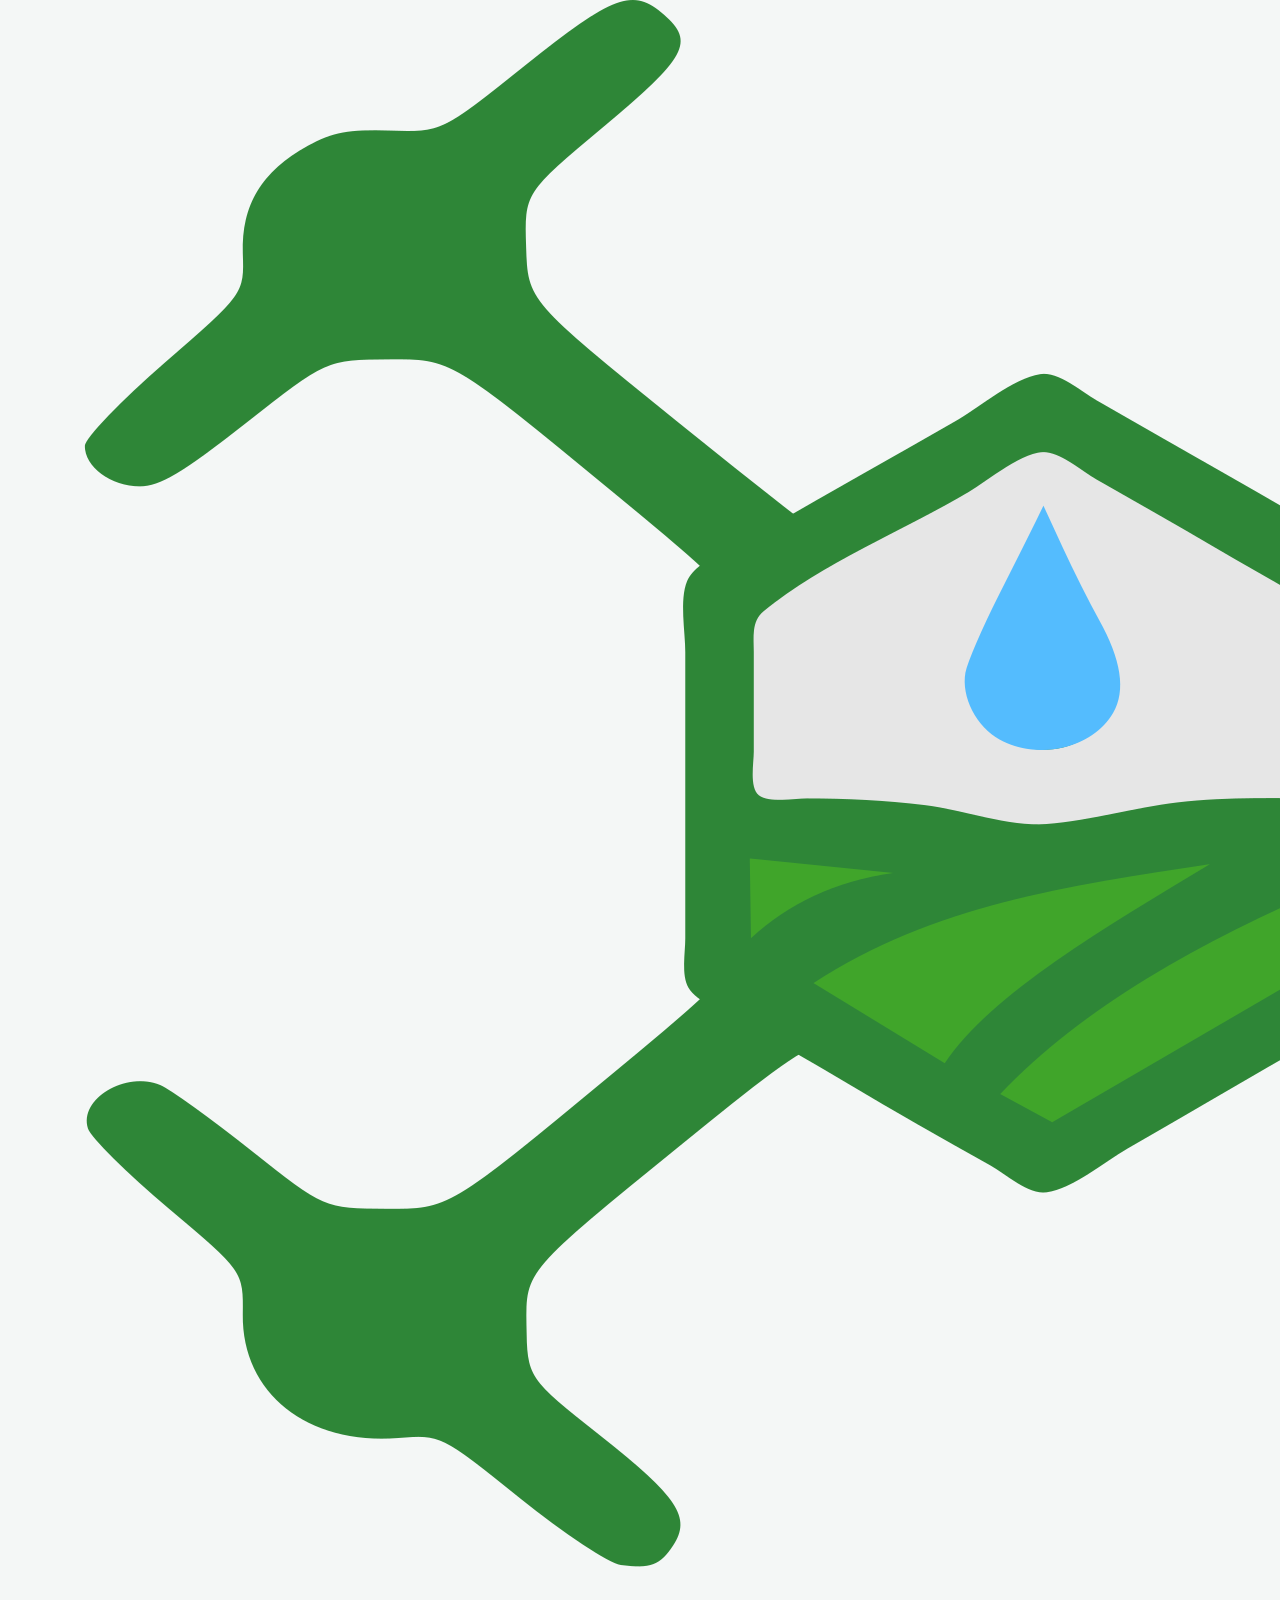
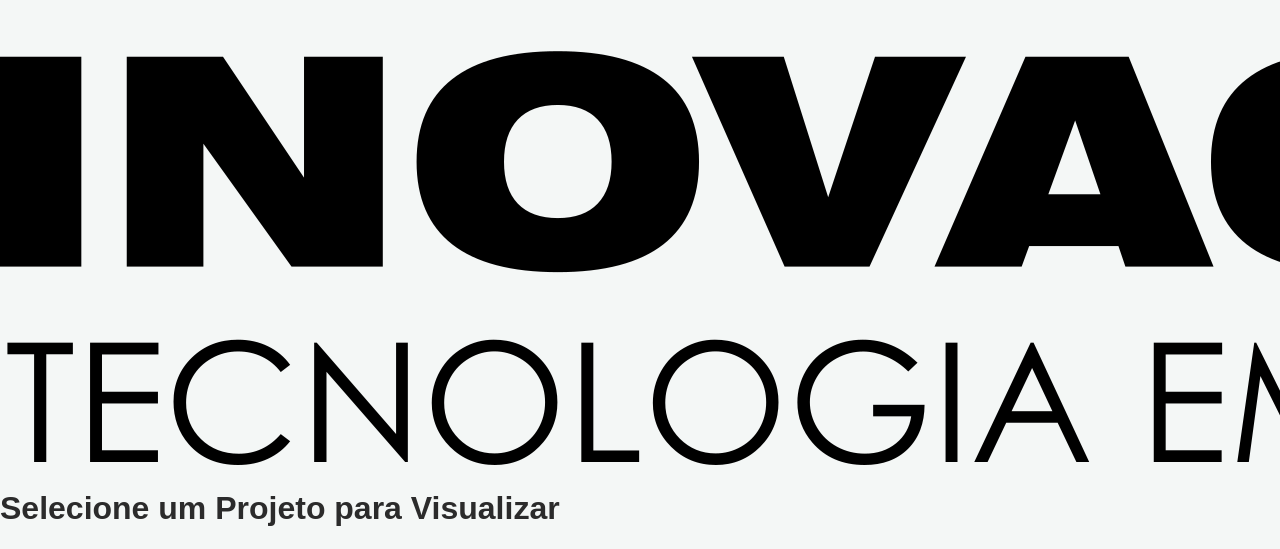
<file: index.html>
<!DOCTYPE html>
<html lang="pt-br">
<head>
    <meta charset="UTF-8">
    <meta name="viewport" content="width=device-width, initial-scale=1.0">

    <meta http-equiv="Cache-Control" content="no-cache, no-store, must-revalidate">
    <meta http-equiv="Pragma" content="no-cache">
    <meta http-equiv="Expires" content="0">

    <title>Inovagro 3D</title>

    <link rel="stylesheet" href="css/index.css">
</head>
<body>

    <div id="logo-container">
        <img src="logo_inovagro.png" alt="Logo do Projeto" id="logo-principal">
    </div>

    <h1>Selecione um Projeto para Visualizar</h1>

    <ul id="lista-projetos"></ul>

    <script type="module" src="js/index.js"></script>
</body>
</html>
</file>
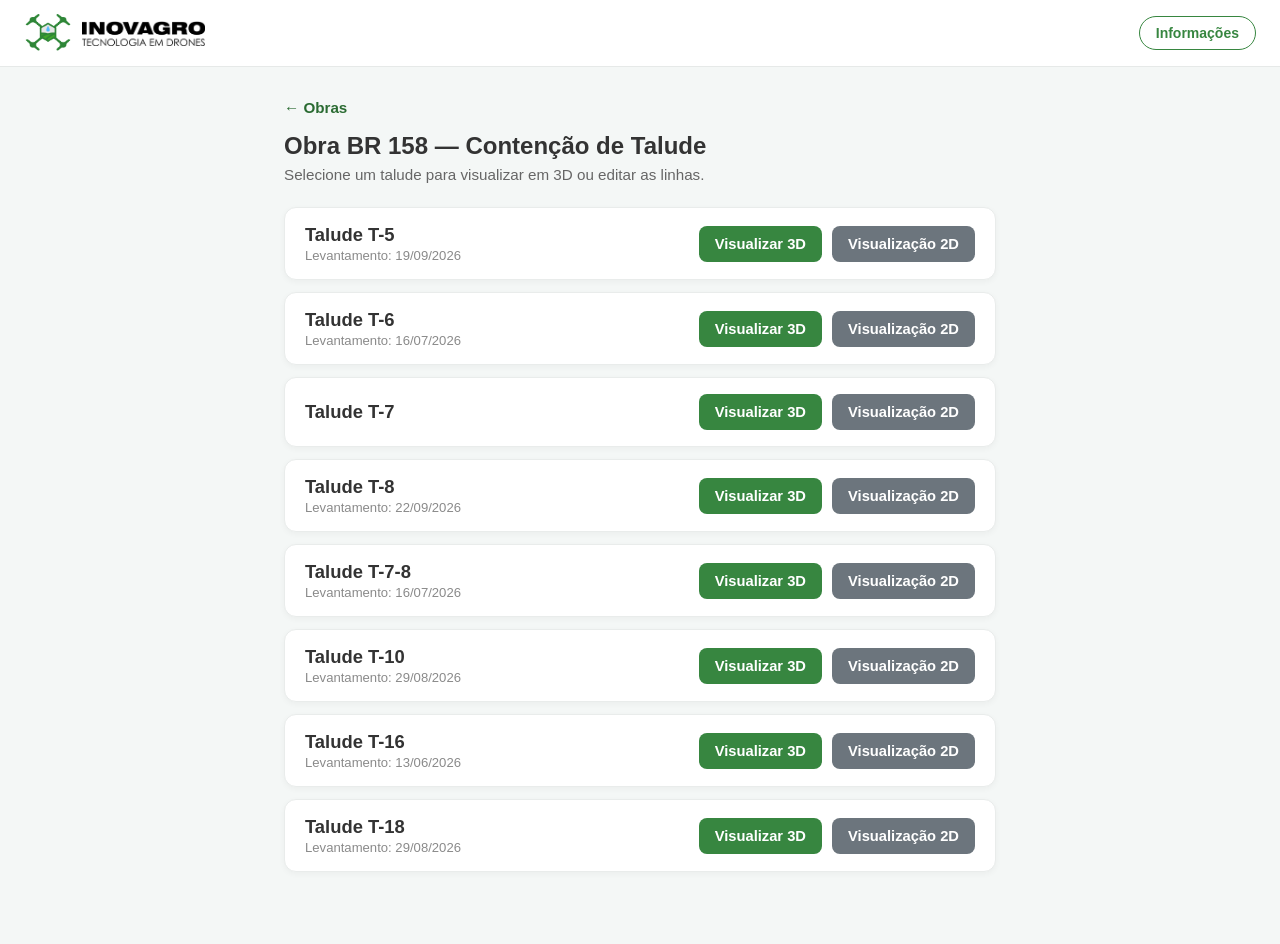
<file: taludes.html>
<!DOCTYPE html>
<html lang="pt-br">
<head>
    <meta charset="UTF-8">
    <meta name="viewport" content="width=device-width, initial-scale=1.0">
    <meta http-equiv="Cache-Control" content="no-cache, no-store, must-revalidate">
    <meta http-equiv="Pragma" content="no-cache">
    <meta http-equiv="Expires" content="0">
    <title>Obra BR 158 — Inovagro 3D</title>
    <link rel="stylesheet" href="css/index.css">
    <link rel="stylesheet" href="css/taludes.css">
</head>
<body>
    <header class="topbar">
        <a class="brand" href="index.html" title="Início">
            <img src="Logos/drone1.png" class="brand-icon" alt="">
            <img src="Logos/inovagro_logo1.png" class="brand-word" alt="Inovagro">
        </a>
        <button id="btn-info" class="info-btn">Informações</button>
    </header>

    <main class="taludes-main">
        <a href="index.html" class="voltar">← Obras</a>
        <h1 class="taludes-titulo">Obra BR 158 — Contenção de Talude</h1>
        <p class="taludes-sub">Selecione um talude para visualizar em 3D ou editar as linhas.</p>
        <ul id="lista-projetos"></ul>
    </main>

    <!-- Modal de informações -->
    <div id="info-modal" class="modal hidden">
        <div class="modal-card">
            <button id="info-fechar" class="modal-close" title="Fechar">✕</button>
            <img src="Logos/inovagro_logo1.png" class="info-logo" alt="Inovagro">
            <p class="info-tagline">Desde 2021, transformamos o agronegócio com tecnologia de ponta e soluções inovadoras para o campo. <b>Precisão. Eficiência. Sustentabilidade.</b> O futuro do campo começa aqui!</p>
            <ul class="info-contatos">
                <li><span>📱</span> <a href="tel:+5555996691580">+55 55 99669-1580</a></li>
                <li><span>✉️</span> <a href="mailto:consultoriainovagro@gmail.com">consultoriainovagro@gmail.com</a></li>
                <li><span>📷</span> <a href="https://www.instagram.com/inovagro.consultoria/" target="_blank" rel="noopener">@inovagro.consultoria</a></li>
            </ul>
            <p class="info-credito">Desenvolvido por <b>Thomas Augusto Klotz</b></p>
        </div>
    </div>

    <script type="module" src="js/taludes.js"></script>
</body>
</html>
</file>
<file: css/index.css>
:root {
    --verde: #378640;
    --verde-escuro: #2a6b32;
    --cinza: #6c757d;
    --bg: #f4f7f6;
    --texto: #2b2b2b;
}

* { box-sizing: border-box; }

body {
    margin: 0;
    font-family: -apple-system, BlinkMacSystemFont, "Segoe UI", Roboto, Helvetica, Arial, sans-serif;
    background: var(--bg);
    color: var(--texto);
    min-height: 100vh;
}

/* --- Cabeçalho --- */
.topbar {
    display: flex;
    align-items: center;
    justify-content: space-between;
    padding: 14px 24px;
    background: #fff;
    border-bottom: 1px solid #e6e9e8;
    position: sticky;
    top: 0;
    z-index: 20;
}
.brand {
    display: flex;
    align-items: center;
    gap: 10px;
    text-decoration: none;
}
.brand-icon { height: 38px; width: auto; }
.brand-word { height: 26px; width: auto; }
.info-btn {
    border: 1px solid var(--verde);
    background: #fff;
    color: var(--verde);
    font-size: 14px;
    font-weight: 600;
    padding: 8px 16px;
    border-radius: 999px;
    cursor: pointer;
    transition: background 0.15s ease, color 0.15s ease;
}
.info-btn:hover { background: var(--verde); color: #fff; }

/* --- Landing (obras) --- */
.landing {
    max-width: 1040px;
    margin: 0 auto;
    padding: 40px 24px 60px;
}
.landing-titulo {
    font-size: 1.7rem;
    font-weight: 700;
    margin: 0 0 24px;
    text-align: center;
    color: #333;
}
.obras {
    display: grid;
    grid-template-columns: repeat(auto-fit, minmax(300px, 1fr));
    gap: 24px;
}
.obra {
    position: relative;
    min-height: 320px;
    border-radius: 16px;
    overflow: hidden;
    background-size: cover;
    background-position: center;
    box-shadow: 0 6px 20px rgba(0, 0, 0, 0.12);
    display: flex;
    align-items: flex-end;
    transition: transform 0.18s ease, box-shadow 0.18s ease;
}
.obra.clicavel { cursor: pointer; }
.obra:hover { transform: translateY(-4px); box-shadow: 0 12px 30px rgba(0, 0, 0, 0.22); }
.obra-conteudo {
    position: relative;
    z-index: 2;
    padding: 22px;
    width: 100%;
    color: #fff;
}
.obra-nome {
    font-size: 1.4rem;
    font-weight: 700;
    margin: 0 0 4px;
    text-shadow: 0 2px 8px rgba(0, 0, 0, 0.5);
    line-height: 1.25;
}
.obra-sub {
    margin: 0 0 16px;
    font-size: 0.95rem;
    opacity: 0.9;
    text-shadow: 0 1px 4px rgba(0, 0, 0, 0.5);
}
.obra-acoes { display: flex; gap: 10px; flex-wrap: wrap; }
.obra-btn {
    border-radius: 8px;
    padding: 10px 18px;
    font-size: 0.95rem;
    font-weight: 600;
    cursor: pointer;
    text-decoration: none;
    color: #fff;
    background: rgba(255, 255, 255, 0.18);
    backdrop-filter: blur(4px);
    -webkit-backdrop-filter: blur(4px);
    border: 1px solid rgba(255, 255, 255, 0.35);
    transition: background 0.15s ease;
}
.obra-btn:hover { background: rgba(255, 255, 255, 0.30); }
.obra-btn.principal { background: var(--verde); border-color: var(--verde); }
.obra-btn.principal:hover { background: var(--verde-escuro); }
.obra-btn.em-breve {
    background: rgba(255, 255, 255, 0.10);
    border-style: dashed;
    opacity: 0.85;
    cursor: default;
}
.obra-btn.em-breve:hover { background: rgba(255, 255, 255, 0.18); }
.obra-tag {
    position: absolute;
    top: 14px;
    right: 14px;
    z-index: 3;
    background: rgba(0, 0, 0, 0.55);
    color: #fff;
    font-size: 0.75rem;
    font-weight: 600;
    letter-spacing: 0.5px;
    text-transform: uppercase;
    padding: 5px 12px;
    border-radius: 999px;
}

/* --- Modal de informações --- */
.modal {
    position: fixed;
    inset: 0;
    z-index: 100;
    background: rgba(0, 0, 0, 0.5);
    display: flex;
    align-items: center;
    justify-content: center;
    padding: 20px;
}
.modal.hidden { display: none; }
.modal-card {
    position: relative;
    background: #fff;
    border-radius: 16px;
    max-width: 420px;
    width: 100%;
    padding: 30px 28px 24px;
    box-shadow: 0 16px 50px rgba(0, 0, 0, 0.35);
    text-align: center;
}
.modal-close {
    position: absolute;
    top: 12px;
    right: 12px;
    border: none;
    background: transparent;
    font-size: 16px;
    color: #999;
    cursor: pointer;
    padding: 4px 8px;
    border-radius: 6px;
}
.modal-close:hover { background: #f0f0f0; color: #333; }
.info-logo { height: 36px; width: auto; margin-bottom: 16px; }
.info-tagline { font-size: 0.95rem; line-height: 1.55; color: #444; margin: 0 0 20px; }
.info-contatos {
    list-style: none;
    padding: 0;
    margin: 0 0 20px;
    text-align: left;
    display: inline-block;
}
.info-contatos li { display: flex; align-items: center; gap: 10px; margin: 8px 0; font-size: 0.95rem; }
.info-contatos a { color: var(--verde-escuro); text-decoration: none; }
.info-contatos a:hover { text-decoration: underline; }
.info-credito {
    border-top: 1px solid #eee;
    padding-top: 16px;
    margin: 0;
    font-size: 0.85rem;
    color: #888;
}

/* --- Toast --- */
#toast {
    position: fixed;
    bottom: 28px;
    left: 50%;
    transform: translateX(-50%) translateY(20px);
    background: #222;
    color: #fff;
    padding: 12px 22px;
    border-radius: 999px;
    font-size: 0.95rem;
    font-weight: 600;
    box-shadow: 0 6px 20px rgba(0, 0, 0, 0.3);
    opacity: 0;
    pointer-events: none;
    transition: opacity 0.25s ease, transform 0.25s ease;
    z-index: 200;
}
#toast.show { opacity: 1; transform: translateX(-50%) translateY(0); }

@media (max-width: 560px) {
    .brand-word { height: 22px; }
    .obra { min-height: 260px; }
}
</file>
<file: css/taludes.css>
.taludes-main {
    max-width: 760px;
    margin: 0 auto;
    padding: 32px 24px 60px;
}
.voltar {
    display: inline-block;
    margin-bottom: 16px;
    color: var(--verde-escuro);
    text-decoration: none;
    font-weight: 600;
    font-size: 0.95rem;
}
.voltar:hover { text-decoration: underline; }
.taludes-titulo {
    font-size: 1.5rem;
    font-weight: 700;
    margin: 0 0 6px;
    color: #333;
}
.taludes-sub {
    margin: 0 0 24px;
    color: #666;
    font-size: 0.95rem;
}

#lista-projetos { list-style: none; padding: 0; margin: 0; }

li.projeto {
    margin: 12px 0;
    background: #fff;
    border: 1px solid #e9eceb;
    border-radius: 12px;
    box-shadow: 0 2px 6px rgba(0, 0, 0, 0.04);
    transition: box-shadow 0.18s ease, transform 0.18s ease;
    padding: 16px 20px;
    display: flex;
    align-items: center;
    justify-content: space-between;
    gap: 16px;
    flex-wrap: wrap;
}
li.projeto:hover { box-shadow: 0 6px 16px rgba(0, 0, 0, 0.10); transform: translateY(-2px); }

.projeto-nome { font-size: 1.15rem; font-weight: 700; color: #333; }
.projeto-data { font-size: 0.82rem; color: #8a8a8a; margin-top: 2px; }

.projeto-acoes { display: flex; gap: 10px; flex-wrap: wrap; }
.projeto-acoes a {
    text-decoration: none;
    font-size: 0.92rem;
    padding: 10px 16px;
    border-radius: 8px;
    font-weight: 600;
    text-align: center;
    color: #fff;
    transition: background-color 0.15s ease;
}
.btn-visualizar { background-color: var(--verde); }
.btn-visualizar:hover { background-color: var(--verde-escuro); }
.btn-editor { background-color: var(--cinza); }
.btn-editor:hover { background-color: #5a6268; }

@media (max-width: 560px) {
    li.projeto { flex-direction: column; align-items: stretch; }
    .projeto-acoes { justify-content: stretch; }
    .projeto-acoes a { flex: 1; }
}
</file>
